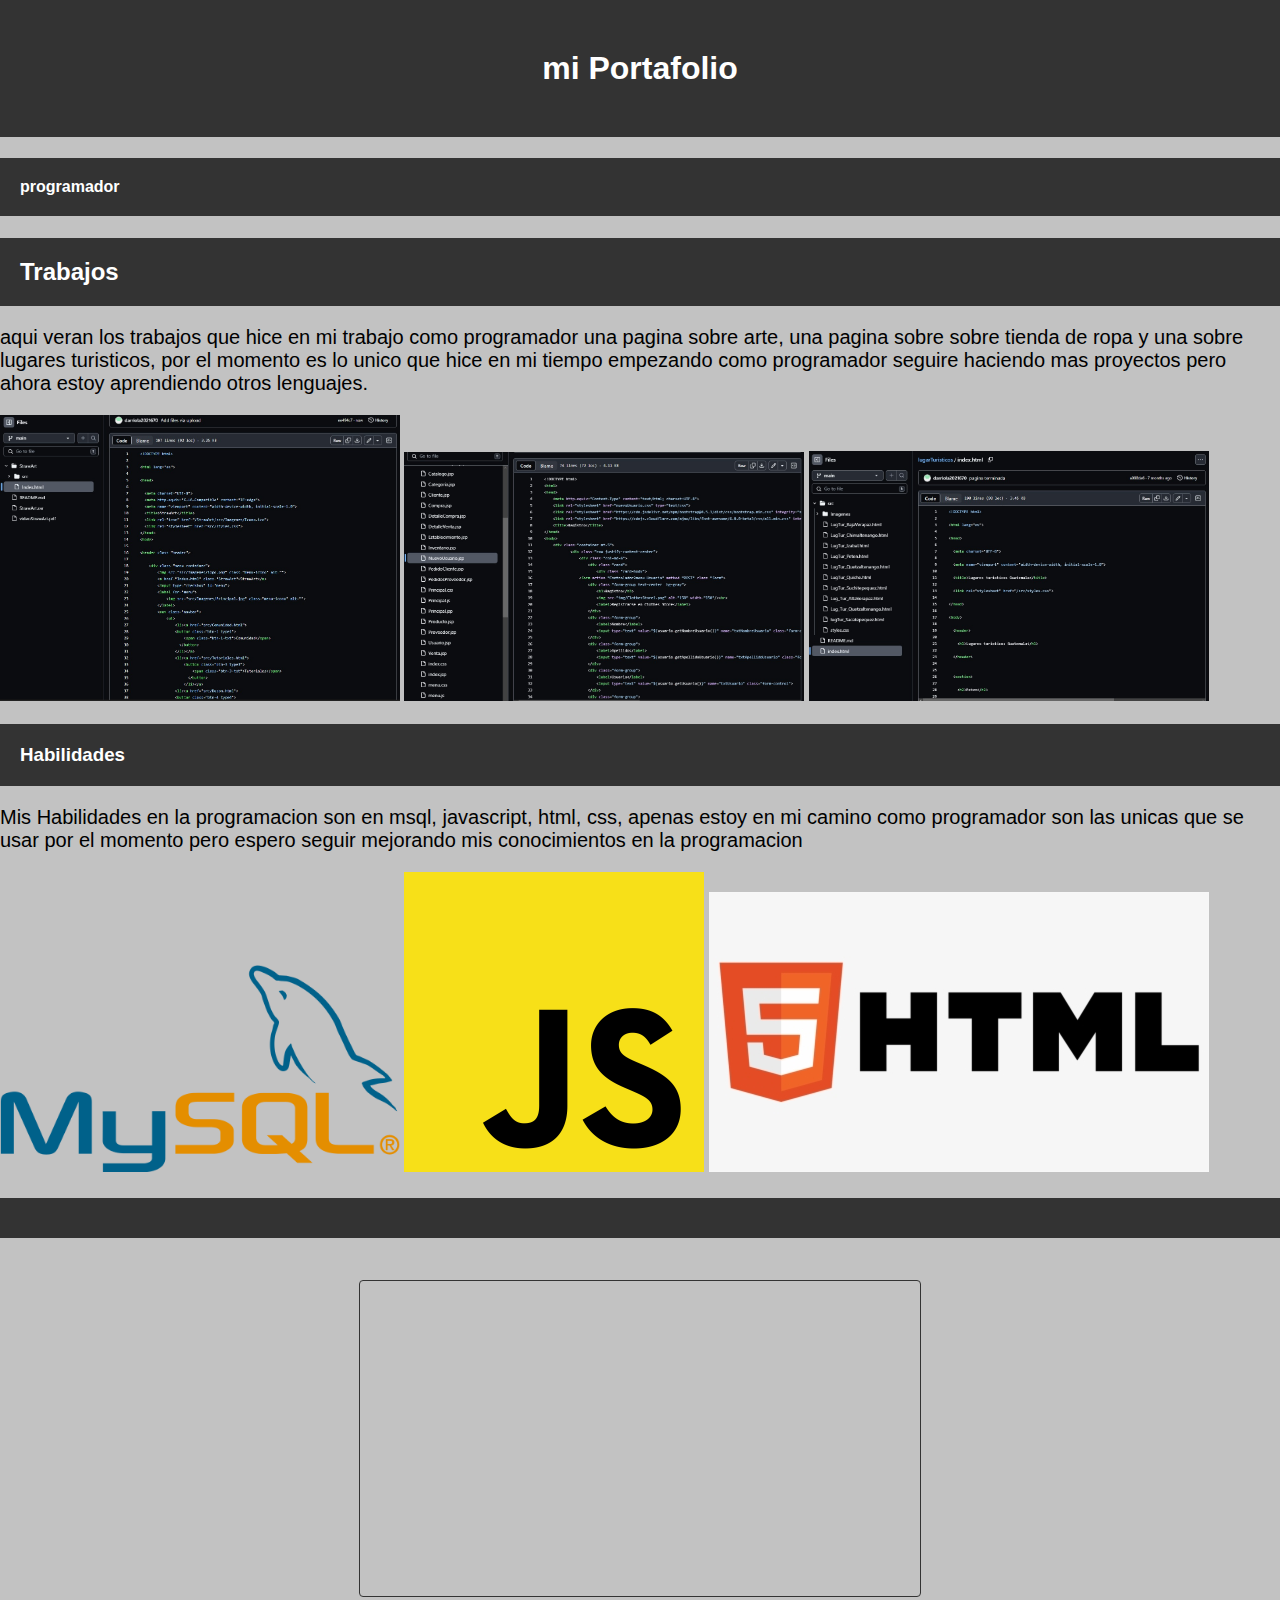
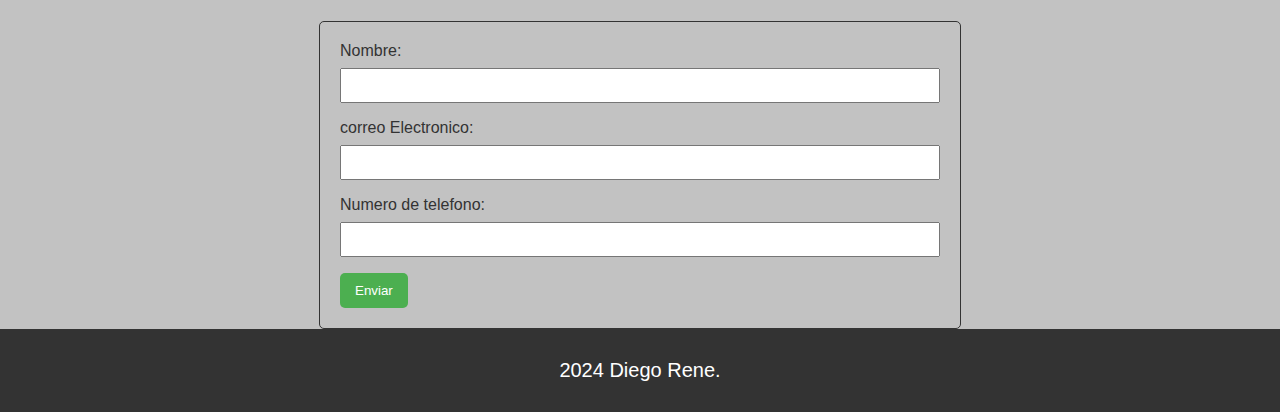
<file: portafolio personal/portafolio.html>
<!DOCTYPE html>
<html lang="en">

<head>
    <meta charset="UTF-8">
    <meta name="viewport" content="width=device-width, initial-scale=1.0">
    <link rel="stylesheet" href="css/portafolio.css">
    <title>Portafolio</title>
</head>

<body>

    <header>
        <h1>mi Portafolio</h1>
    </header>

    <section>
        <h4>programador</h4>
    </section>

    <main>
        <h2>Trabajos</h2>
        <p>aqui veran los trabajos que hice en mi trabajo como programador una pagina sobre arte,
            una pagina sobre sobre tienda de ropa y una sobre lugares turisticos, por el momento 
        es lo unico que hice en mi tiempo empezando como programador seguire haciendo mas 
    proyectos pero ahora estoy aprendiendo otros lenguajes.</p>
        <img src="imagenes/imagen.jpeg" alt="imagen" width="400">
        <img src="imagenes/imagen2.jpeg" alt="imagen2" width="400">
        <img src="imagenes/imagen3.jpeg" alt="imagen3" width="400"> 
    </main>

    <section>
        <h3>Habilidades</h3>
        <p>Mis Habilidades en la programacion son en msql, javascript, html, css, apenas estoy en mi camino
            como programador son las unicas que se usar por el momento pero espero seguir
        mejorando mis conocimientos en la programacion  </p>
        <img src="imagenes/mysql.png" alt="mysql" width="400">
        <img src="imagenes/Java.png" alt="Java" width="300">
        <img src="imagenes/htmls.png" alt="htmls" width="500"> 
    </section>
        <h5></h5>
    <iframe width="560" height="315" src="https://www.youtube.com/embed/lKcy4hLvzgI?si=0jly7-mZEX_GpjbL"
        title="YouTube video player" frameborder="0"
        allow="accelerometer; autoplay; clipboard-write; encrypted-media; gyroscope; picture-in-picture; web-share"
        allowfullscreen>
    </iframe>

    <form>
        <label for="nombre">Nombre:</label>
        <input type="text" id="nombre" name="nombre" required>

        <label for="correo">correo Electronico:</label>
        <input type="email" id="correo" name="correo" required>

        <label for="telefono">Numero de telefono:</label>
        <input type="tel" id="telefono" name="telefono" required>

        <button type="button" onclick="enviarFormulario()">Enviar</button>
    </form>

    <footer>
        <p>2024 Diego Rene.</p>
    </footer>
</body>

</html>
</file>
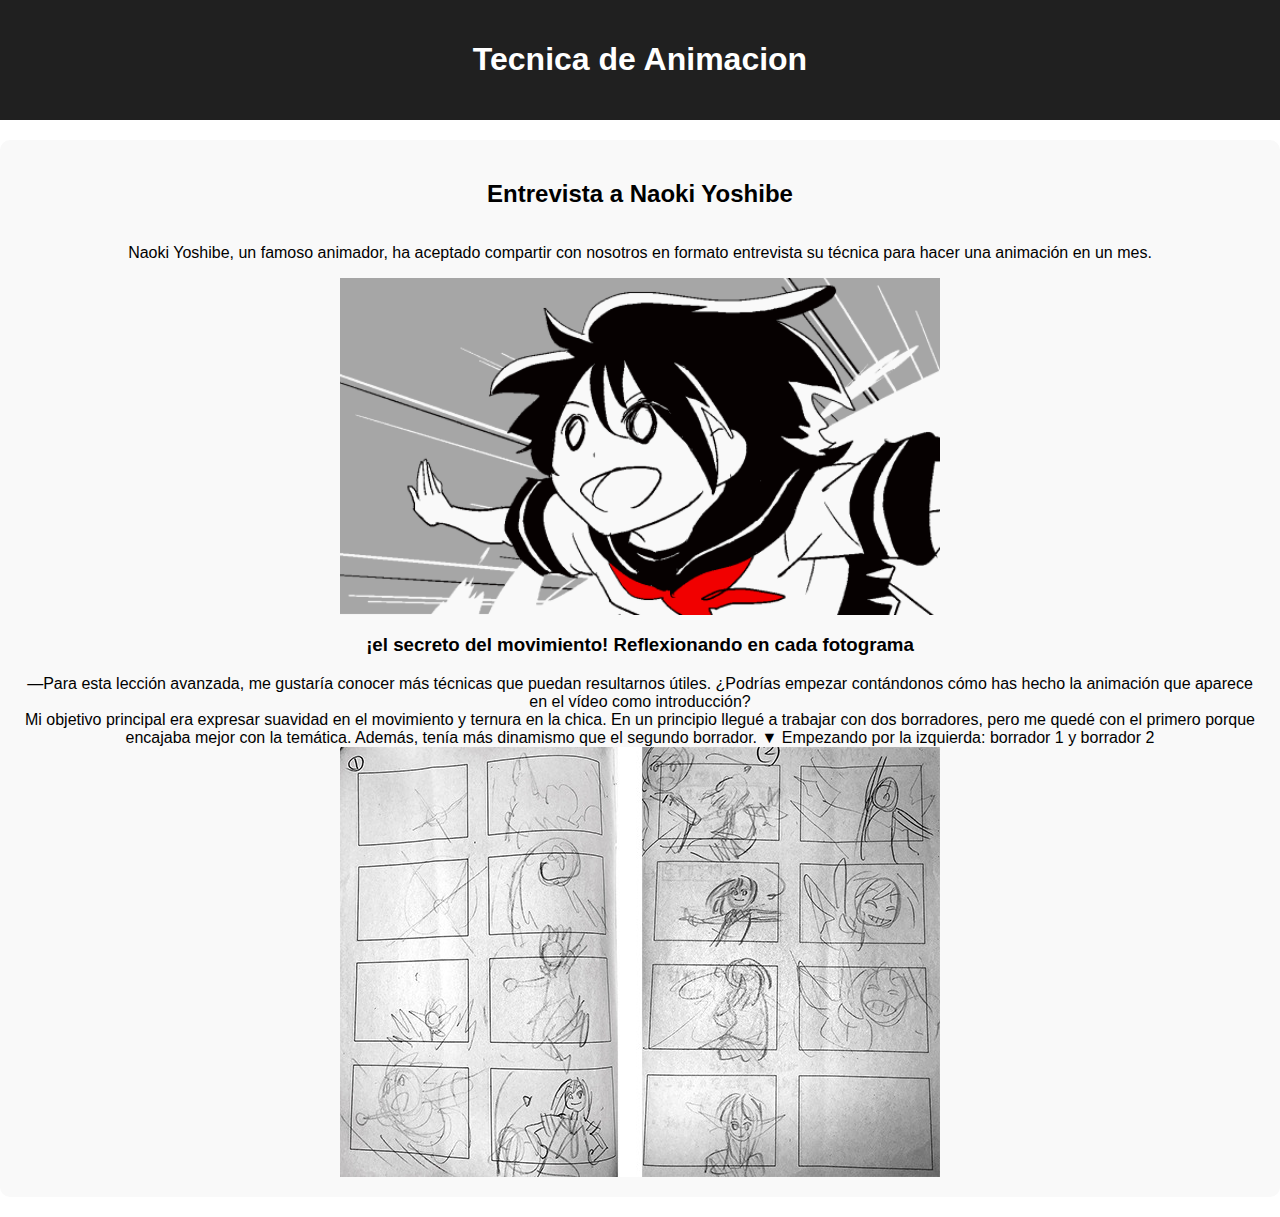
<file: StrawArt/src/animacion.html>
<!DOCTYPE html>
<html lang="es">
<head>
  <meta charset="UTF-8">
  <meta name="viewport" content="width=device-width, initial-scale=1.0">
  <title>Animacion</title>
  <link rel="icon" href="/StrawArt/src/Imagenes/Icono.ico">
  <link rel="stylesheet" href="Styles6.css">
</head>
<body>
  <header>
    <h1>Tecnica de Animacion</h1>
  </header>
  
  <section>
    <h2>Entrevista a Naoki Yoshibe</h2>
    <p>Naoki Yoshibe, un famoso animador, ha aceptado compartir con nosotros en formato entrevista su técnica para hacer una animación en un mes.</p>
    <img src="/StrawArt/src/Imagenes/Animacion.gif" alt="Imagen 1" width="600" height="450"> 
    <h3>¡el secreto del movimiento! Reflexionando en cada fotograma</h3>
    <p2>—Para esta lección avanzada, me gustaría conocer más técnicas que puedan resultarnos útiles. ¿Podrías empezar contándonos cómo has hecho la animación que aparece en el vídeo como introducción?</p2>

    <p2>Mi objetivo principal era expresar suavidad en el movimiento y ternura en la chica. En un principio llegué a trabajar con dos borradores, pero me quedé con el primero porque encajaba mejor con la temática. Además, tenía más dinamismo que el segundo borrador.
      ▼ Empezando por la izquierda: borrador 1 y borrador 2</p2>

      <img src="/StrawArt/src/Imagenes/animacion ejemplo.jpg" alt="Imagen 1" width="600" height="450"> 
  </section>
</body>
</html>
</file>
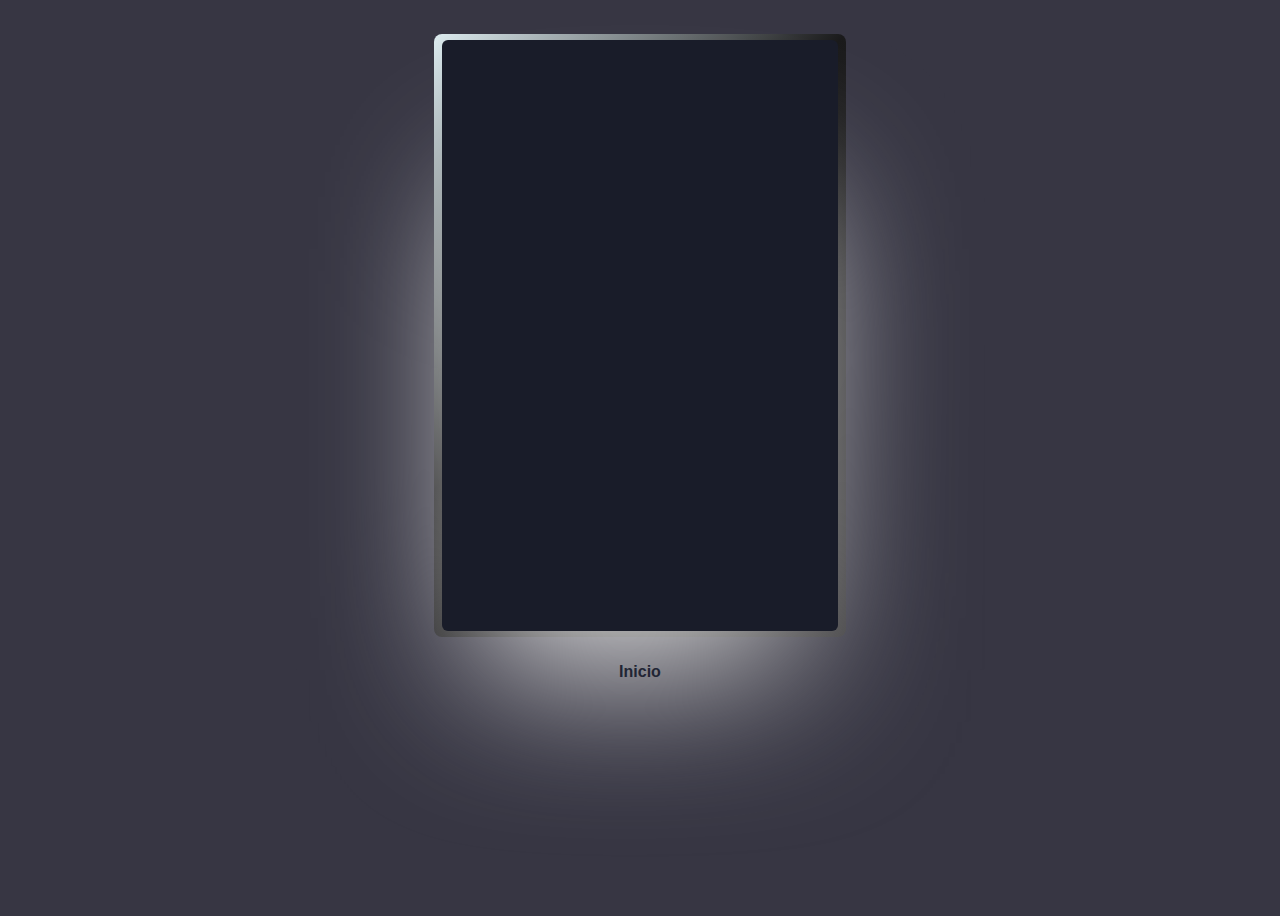
<file: StrawArt/src/Buzon.html>
<!DOCTYPE html>
<html lang="en">
<head>
    <meta charset="UTF-8">
    <meta http-equiv="X-UA-Compatible" content="IE=edge">
    <meta name="viewport" content="width=device-width, initial-scale=1.0">
    <title>Buzon</title>
    <link rel="icon" href="/StrawArt/src/Imagenes/Icono.ico">
    <link rel="stylesheet" href="Styles3.css">
</head>
<body>
    <div class="card">
        Bienvenid@!! gracias por visitarnos estamos empezando  ccon nuesto mundo 
        StrawArt, cada vez que haya una actualizacion een nuestra pagina 
        aqui podras ver los cambios 
    </div>
      
    <a href="/StrawArt/Index.html" class="Inicio">Inicio</a>
</body>
</html>
</file>
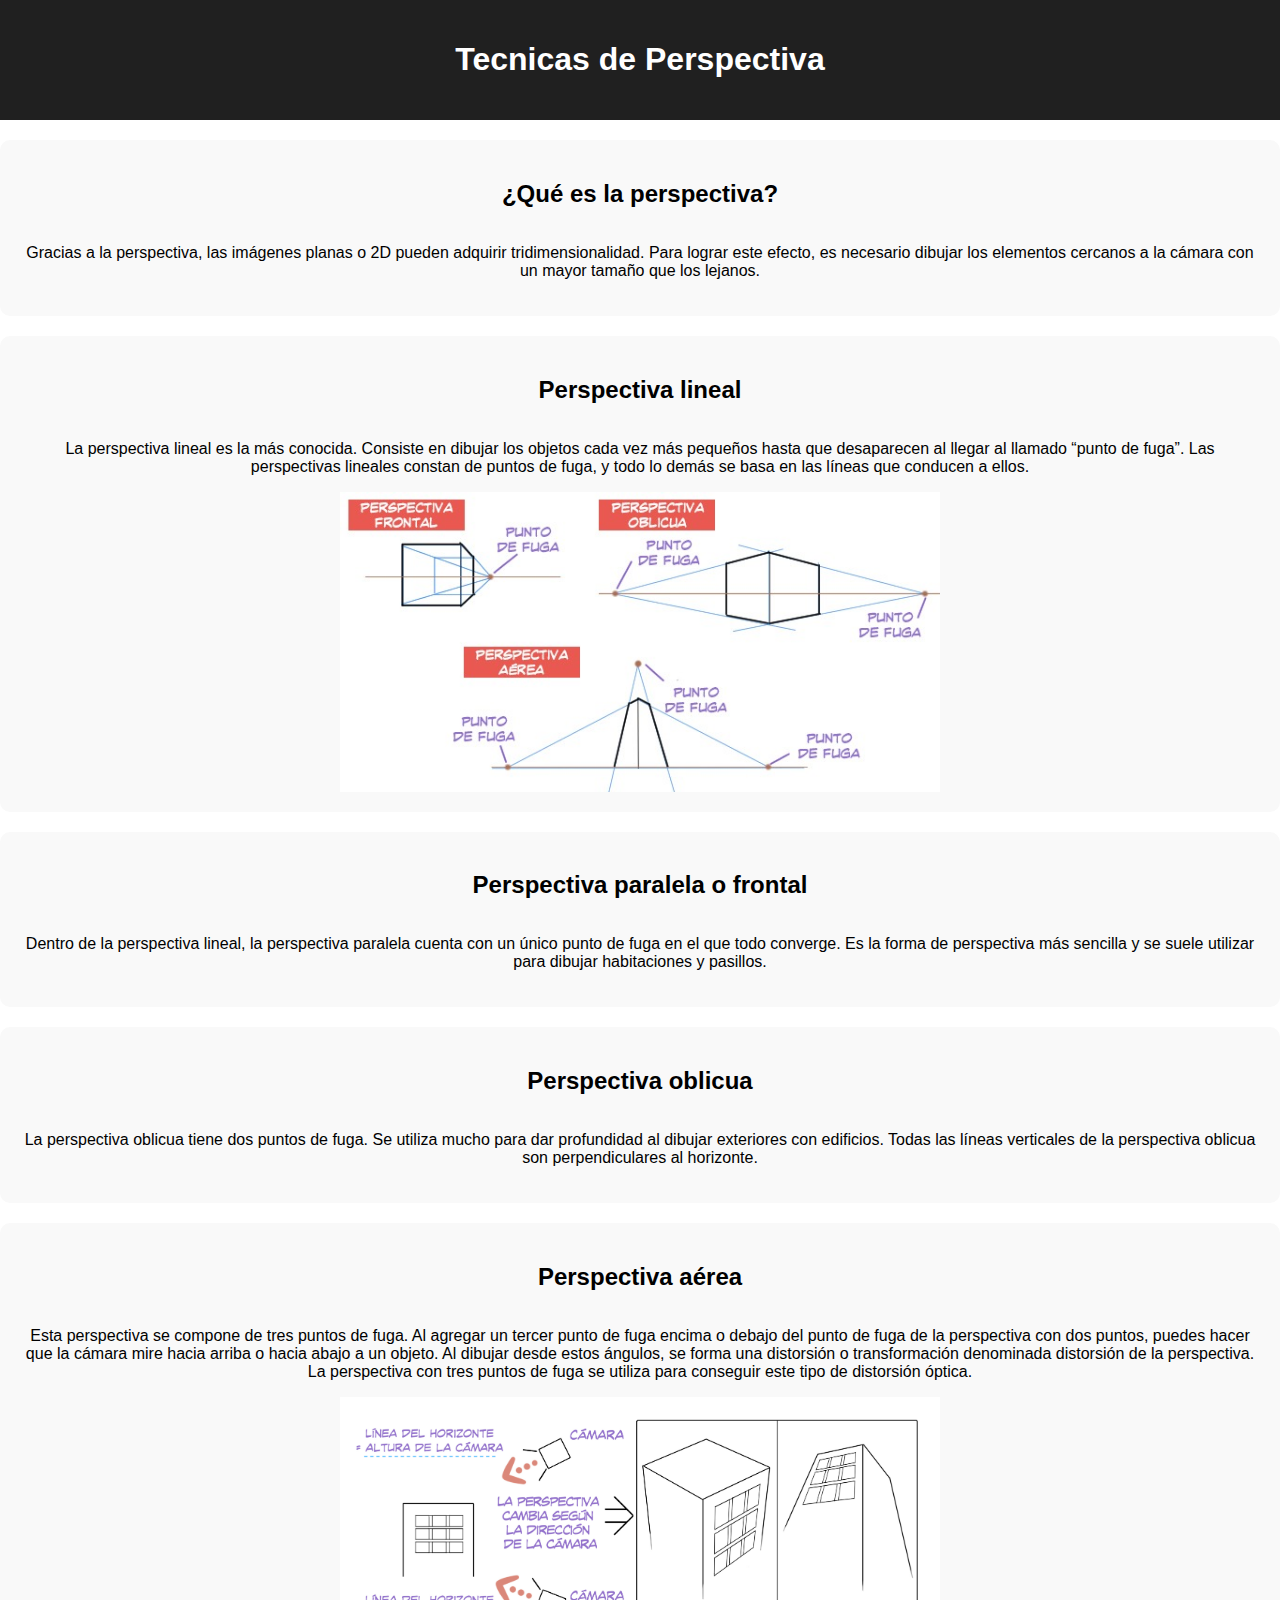
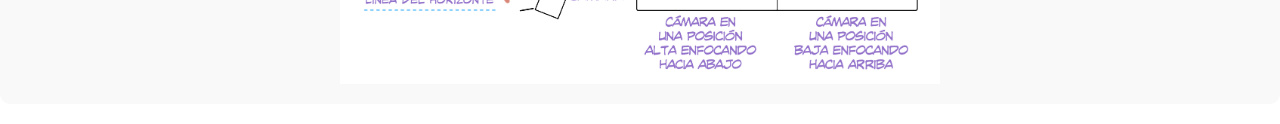
<file: StrawArt/src/perspectiva.html>
<!DOCTYPE html>
<html lang="es">
<head>
  <meta charset="UTF-8">
  <meta name="viewport" content="width=device-width, initial-scale=1.0">
  <title>Perspectiva</title>
  <link rel="icon" href="/StrawArt/src/Imagenes/Icono.ico">
  <link rel="stylesheet" href="Styles6.css">
</head>
<body>
  <header>
    <h1>Tecnicas de Perspectiva</h1>
  </header>
  
  <section>
    <h2>¿Qué es la perspectiva?</h2>
    <p>Gracias a la perspectiva, las imágenes planas o 2D pueden adquirir tridimensionalidad.
      Para lograr este efecto, es necesario dibujar los elementos cercanos a la cámara con un mayor tamaño que los lejanos.</p>
  </section>

  <section>
    <h2>Perspectiva lineal</h2>
    <p>La perspectiva lineal es la más conocida.

      Consiste en dibujar los objetos cada vez más pequeños hasta que desaparecen al llegar al llamado “punto de fuga”.
      Las perspectivas lineales constan de puntos de fuga, y todo lo demás se basa en las líneas que conducen a ellos.</p>
    <img src="/StrawArt/src/Imagenes/Perspectivas.jpg" alt="Imagen 1" width="600" height="450"> 
  </section>

  <section>
    <h2>Perspectiva paralela o frontal</h2>
    <p>Dentro de la perspectiva lineal, la perspectiva paralela cuenta con un único punto de fuga en el que todo converge. Es la forma de perspectiva más sencilla y se suele utilizar para dibujar habitaciones y pasillos.</p>
  </section>

  <section>
    <h2>Perspectiva oblicua</h2>
    <p>La perspectiva oblicua tiene dos puntos de fuga. Se utiliza mucho para dar profundidad al dibujar exteriores con edificios.
      Todas las líneas verticales de la perspectiva oblicua son perpendiculares al horizonte.</p>
  </section>

  <section>
    <h2>Perspectiva aérea</h2>
    <p>Esta perspectiva se compone de tres puntos de fuga.
      Al agregar un tercer punto de fuga encima o debajo del punto de fuga de la perspectiva con dos puntos, puedes hacer que la cámara mire hacia arriba o hacia abajo a un objeto.
      Al dibujar desde estos ángulos, se forma una distorsión o transformación denominada distorsión de la perspectiva.
      La perspectiva con tres puntos de fuga se utiliza para conseguir este tipo de distorsión óptica.</p>
      <img src="/StrawArt/src/Imagenes/Perspectiva2.png" alt="Imagen 1" width="600" height="450"> 
  </section>
  

</body>
</html>
</file>
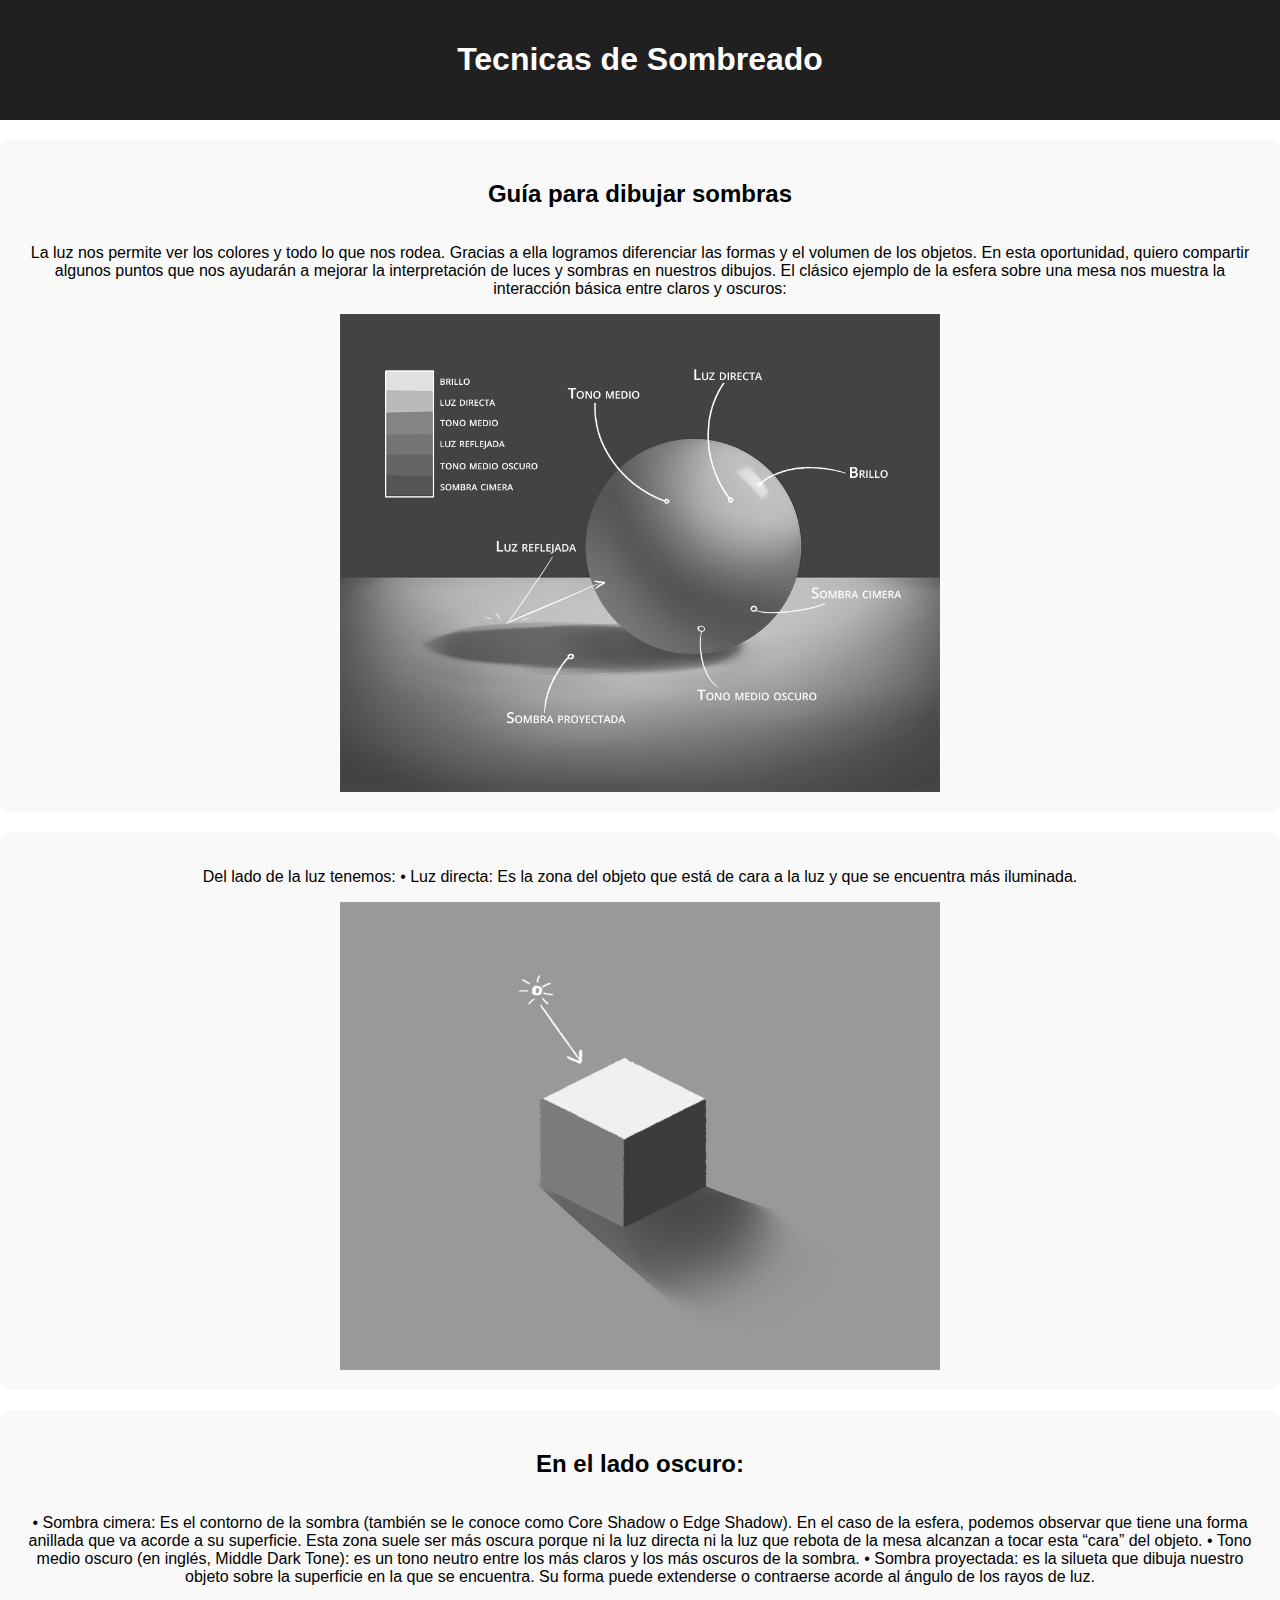
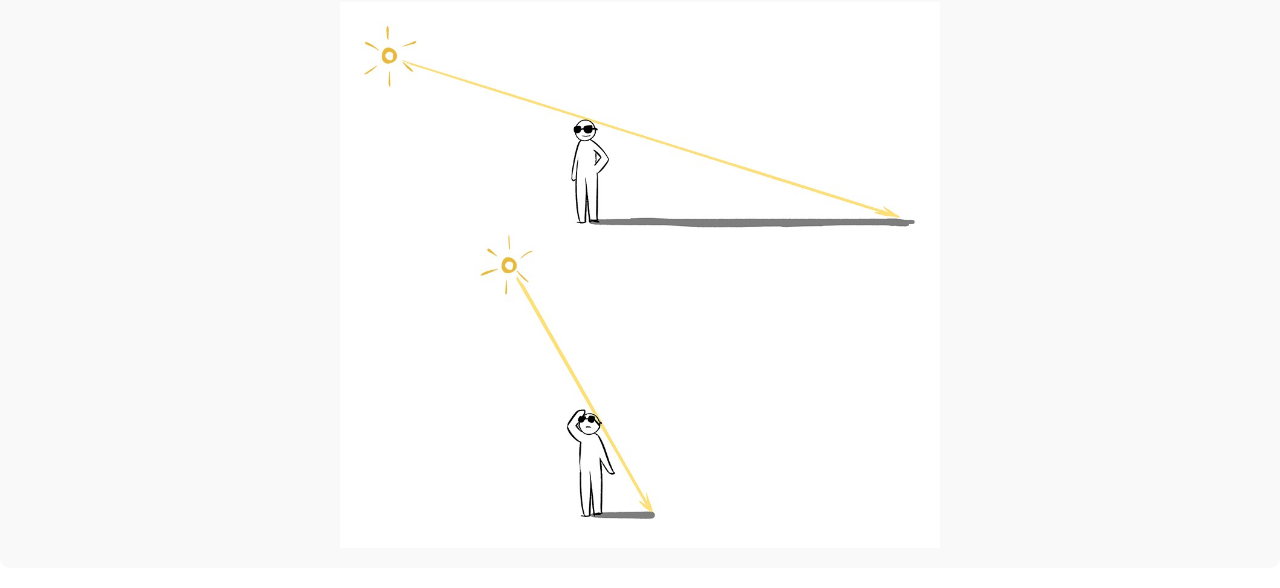
<file: StrawArt/src/sombreado.html>
<!DOCTYPE html>
<html lang="es">
<head>
  <meta charset="UTF-8">
  <meta name="viewport" content="width=device-width, initial-scale=1.0">
  <title>Sombreado</title>
  <link rel="icon" href="/StrawArt/src/Imagenes/Icono.ico">
  <link rel="stylesheet" href="Styles6.css">
</head>
<body>
  <header>
    <h1>Tecnicas de Sombreado</h1>
  </header>
  
  <section>
    <h2>Guía para dibujar sombras </h2>
    <p>La luz nos permite ver los colores y todo lo que nos rodea. Gracias a ella logramos diferenciar las formas y el volumen de los objetos. En esta oportunidad, quiero compartir algunos puntos que nos ayudarán a mejorar la interpretación de luces y sombras en nuestros dibujos.
      El clásico ejemplo de la esfera sobre una mesa nos muestra la interacción básica entre claros y oscuros:</p>
    <img src="/StrawArt/src/Imagenes/Sombra1.jpg" alt="Imagen 1" width="600" height="450"> 
  </section>

  <section>
    <p>Del lado de la luz tenemos:
      • Luz directa: Es la zona del objeto que está de cara a la luz y que se encuentra más iluminada.</p>
    <img src="/StrawArt/src/Imagenes/sombra2.jpg" alt="Imagen 1" width="600" height="450"> 
  </section>

  <section>
    <h2>En el lado oscuro:</h2>
    <p>• Sombra cimera: Es el contorno de la sombra (también se le conoce como Core Shadow o Edge Shadow). En el caso de la esfera, podemos observar que tiene una forma anillada que va acorde a su superficie. Esta zona suele ser más oscura porque ni la luz directa ni la luz que rebota de la mesa alcanzan a tocar esta “cara” del objeto.

      • Tono medio oscuro (en inglés, Middle Dark Tone): es un tono neutro entre los más claros y los más oscuros de la sombra.
      
      • Sombra proyectada: es la silueta que dibuja nuestro objeto sobre la superficie en la que se encuentra. Su forma puede extenderse o contraerse acorde al ángulo de los rayos de luz.</p>
    <img src="/StrawArt/src/Imagenes/sombra4.jpg" alt="Imagen 1" width="600" height="450"> 
  </section>

</body>
</html>
</file>
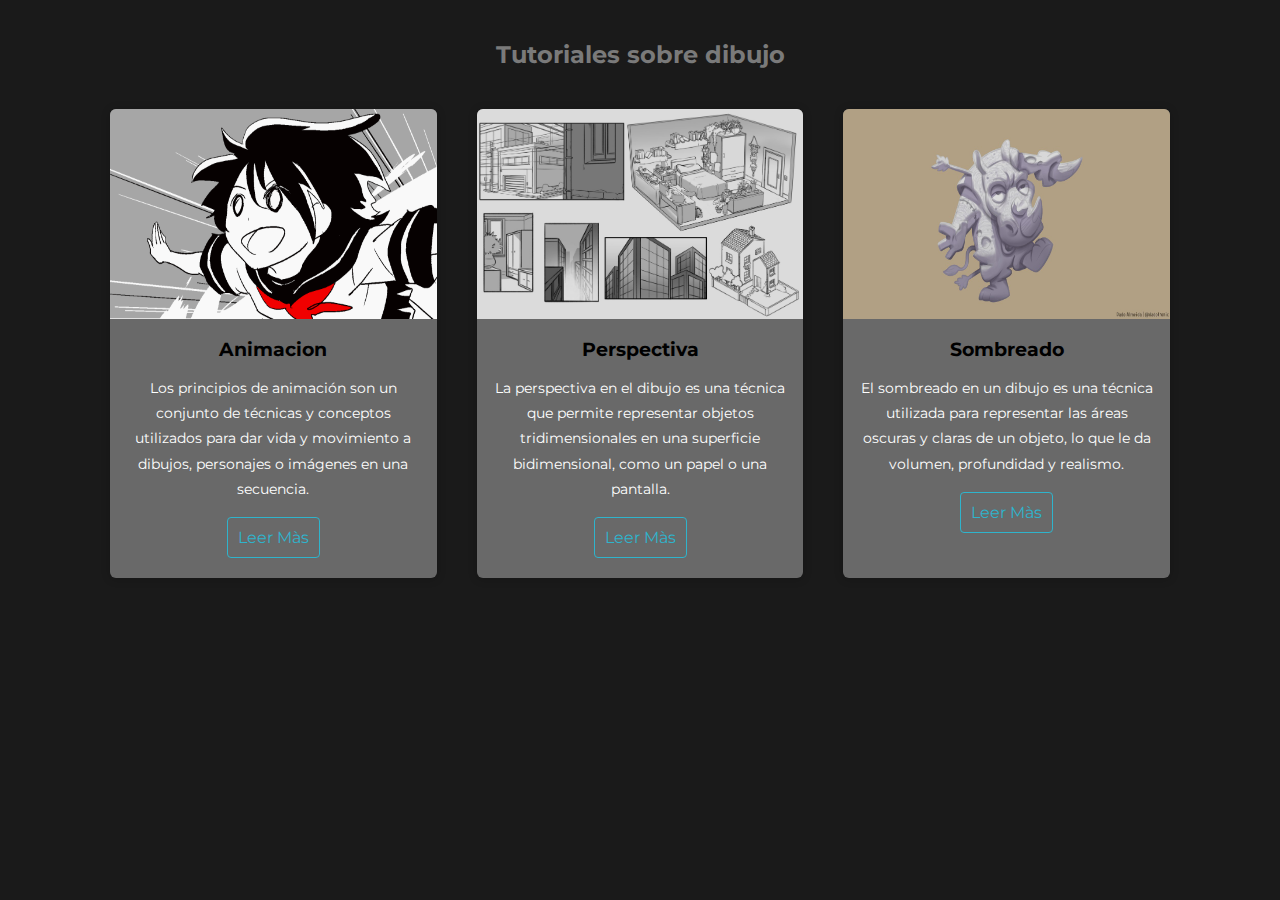
<file: StrawArt/src/Tutoriales.html>
<!DOCTYPE html>
<html lang="es">
<head>
	<meta charset="UTF-8">
  <meta http-equiv="X-UA-Compatible" content="IE=edge">
	<meta name="viewport" content="width=device-width, user-scalable=no, initial-scale=1.0, maximum-scale=1.0, minimum-scale=1.0">
	<title>StrawTutoriales</title>
	<link rel="icon" href="/StrawArt/src/Imagenes/Icono.ico">
	<link rel="stylesheet" href="Styles5.css">
</head>
<body>

<div class="title-cards">
		<h2>Tutoriales sobre dibujo</h2>
	</div>
<div class="container-card">
	
<div class="card">
	<figure>
		<img src="/StrawArt/src/Imagenes/Animacion.gif">
	</figure>
	<div class="contenido-card">
		<h3>Animacion</h3>
		<p>Los principios de animación son un conjunto de técnicas y conceptos utilizados para dar vida y movimiento a dibujos, personajes o imágenes en una secuencia.</p>
		<a href="/StrawArt/src/animacion.html">Leer Màs</a>
	</div>
</div>
<div class="card">
	<figure>
		<img src="/StrawArt/src/Imagenes/Perspectiva.jpg">
	</figure>
	<div class="contenido-card">
		<h3>Perspectiva</h3>
		<p>La perspectiva en el dibujo es una técnica que permite representar objetos tridimensionales en una superficie bidimensional, como un papel o una pantalla.</p>
		<a href="/StrawArt/src/perspectiva.html">Leer Màs</a>
	</div>
</div>
<div class="card">
	<figure>
		<img src="/StrawArt/src/Imagenes/Sombreado.jpg">
	</figure>
	<div class="contenido-card">
		<h3>Sombreado</h3>
		<p>El sombreado en un dibujo es una técnica utilizada para representar las áreas oscuras y claras de un objeto, lo que le da volumen, profundidad y realismo.</p>
		<a href="/StrawArt/src/sombreado.html">Leer Màs</a>
	</div>
</div>
</div>

</body>
</html>
</file>
<file: portafolio personal/css/portafolio.css>
body {
    font-family: Arial, sans-serif;
    margin: 0;
    padding: 0;
    box-sizing: border-box;
    text-align: center;
    background-color: #c2c2c2;
}


form {
    max-width: 600px;
    margin: 20px auto;
    padding: 20px;
    border: 1px solid #333;
    border-radius: 5px;
}

label {
    display: block;
    margin-bottom: 8px;
    color: #333;
}

input {
    width: 100%;
    padding: 8px;
    margin-bottom: 16px;
    box-sizing: border-box;
}

button {
    background-color: #4caf50;
    color: white;
    padding: 10px 15px;
    border: none;
    border-radius: 5px;
    cursor: pointer;
}

button:hover {
    background-color: #45a049;
}

iframe {
    text-align: left;
    margin: 20px 0;
    border: 1px solid #333;
    border-radius: 4px;
}

main, section, form{
    margin: 0 auto;
    text-align: left;
}

h1 {
    background-color: #333;
    color: #fff;
    padding: 50px;
    text-align: center;
    margin-top: 0;
}

h2 {
    background-color: #333;
    color: #fff;
    padding: 20px;
}

h3 {
    background-color: #333;
    color: #fff;
    padding: 20px;
}

h4 {
    background-color: #333;
    color: #fff;
    padding: 20px;
}

footer {
    background-color: #333;
    color: #fff;
    padding: 10px;
    text-align: center;
    margin-bottom: 0;
}

p{
    font-size: 20px;
}

h5 {
    background-color: #333;
    color: #fff;
    padding: 20px;
}
</file>
<file: StrawArt/src/Styles6.css>
body {
    margin: 0;
    padding: 0;
    font-family: Arial, sans-serif;
  }
  
  header {
    background-color: #202020;
    color: #fff;
    padding: 20px;
    text-align: center;
  }
  
  nav {
    background-color: #ffffff;
    padding: 10px;
    border-bottom-left-radius: 20px;
    border-bottom-right-radius: 20px;
  }
  
  nav ul {
    list-style-type: none;
    margin: 0;
    padding: 0;
  }
  
  nav ul li {
    display: inline-block;
    margin-right: 10px;
  }
  
  section {
    padding: 20px;
    margin: 20px 0;
    background-color: #f9f9f9;
    border-radius: 10px;
    display: flex;
    flex-direction: column;
    align-items: center;
    text-align: center;
  }
  
  section img {
    max-width: 100%;
    height: auto;
    margin: 0 auto;
  }
  
  section h1,
  section h2,
  section h3,
  section p {
    text-align: center;
  }
  
  footer {
    background-color: #27496D;
    color: #fff;
    padding: 10px;
    text-align: center;
    border-bottom-left-radius: 20px;
    border-bottom-right-radius: 20px;
  }
</file>
<file: StrawArt/src/Styles3.css>
@property --rotate {
  syntax: "<angle>";
  initial-value: 132deg;
  inherits: false;
}

:root {
  --card-height: 65vh;
  --card-width: calc(var(--card-height) / 1.5);
}


body {
  min-height: 100vh;
  background: #171625dc;
  display: flex;
  align-items: center;
  flex-direction: column;
  padding-top: 2rem;
  padding-bottom: 2rem;
  box-sizing: border-box;
}


.card {
  background: #191c29;
  width: var(--card-width);
  height: var(--card-height);
  padding: 3px;
  position: relative;
  border-radius: 6px;
  justify-content: center;
  align-items: center;
  text-align: center;
  display: flex;
  font-size: 1.5em;
  color: rgb(88 199 250 / 0%);
  cursor: pointer;
  font-family: cursive;
}

.card:hover {
  color: rgb(255, 255, 255);
  transition: color 1s;
}
.card:hover:before, .card:hover:after {
  animation: none;
  opacity: 0;
}


.card::before {
  content: "";
  width: 104%;
  height: 102%;
  border-radius: 8px;
  background-image: linear-gradient(
    var(--rotate)
    , #ddecf0, #1a1a1b 43%, #3a393b);
    position: absolute;
    z-index: -1;
    top: -1%;
    left: -2%;
    animation: spin 2.5s linear infinite;
}

.card::after {
  position: absolute;
  content: "";
  top: calc(var(--card-height) / 6);
  left: 0;
  right: 0;
  z-index: -1;
  height: 100%;
  width: 100%;
  margin: 0 auto;
  transform: scale(0.8);
  filter: blur(calc(var(--card-height) / 6));
  background-image: linear-gradient(
    var(--rotate)
    , #ffffff, #ffffff 43%, rgb(185, 185, 185));
    opacity: 1;
  transition: opacity .5s;
  animation: spin 2.5s linear infinite;
}

@keyframes spin {
  0% {
    --rotate: 0deg;
  }
  100% {
    --rotate: 360deg;
  }
}

a {
  color: #212534;
  text-decoration: none;
  font-family: sans-serif;
  font-weight: bold;
  margin-top: 2rem;
}
</file>
<file: StrawArt/src/Styles5.css>
@import url('https://fonts.googleapis.com/css?family=Montserrat&display=swap');

body {
    background-color: rgb(26, 26, 26)
}

*{
    margin: 0;
    padding: 0;
    box-sizing: border-box;
    font-family: 'Montserrat', sans-serif;
}
/*Cards*/
.container-card{
	width: 100%;
	display: flex;
	max-width: 1100px;
	margin: auto;
}
.title-cards{
	width: 100%;
	max-width: 1080px;
	margin: auto;
	padding: 20px;
	margin-top: 20px;
	text-align: center;
	color: #7a7a7a;
}
.card{
	width: 100%;
	margin: 20px;
	border-radius: 6px;
	overflow: hidden;
	background:#696969;
	box-shadow: 0px 1px 10px rgba(0,0,0,0.2);
	transition: all 400ms ease-out;
	cursor: default;
}
.card:hover{
	box-shadow: 5px 5px 20px rgba(0,0,0,0.4);
	transform: translateY(-3%);
}
.card img{
	width: 100%;
	height: 210px;
}
.card .contenido-card{
	padding: 15px;
	text-align: center;
}
.card .contenido-card h3{
	margin-bottom: 15px;
	color: #000000;
}
.card .contenido-card p{
	line-height: 1.8;
	color: #ffffff;
	font-size: 14px;
	margin-bottom: 5px;
}
.card .contenido-card a{
	display: inline-block;
	padding: 10px;
	margin-top: 10px;
	text-decoration: none;
	color: #2fb4cc;
	border: 1px solid #2fb4cc;
	border-radius: 4px;
	transition: all 400ms ease;
	margin-bottom: 5px;
}
.card .contenido-card a:hover{
	background: #2fb4cc;
	color: #fff;
}
@media only screen and (min-width:320px) and (max-width:768px){
	.container-card{
		flex-wrap: wrap;
	}
	.card{
		margin: 15px;
	}
}
/*Fin-Cards*/
</file>
